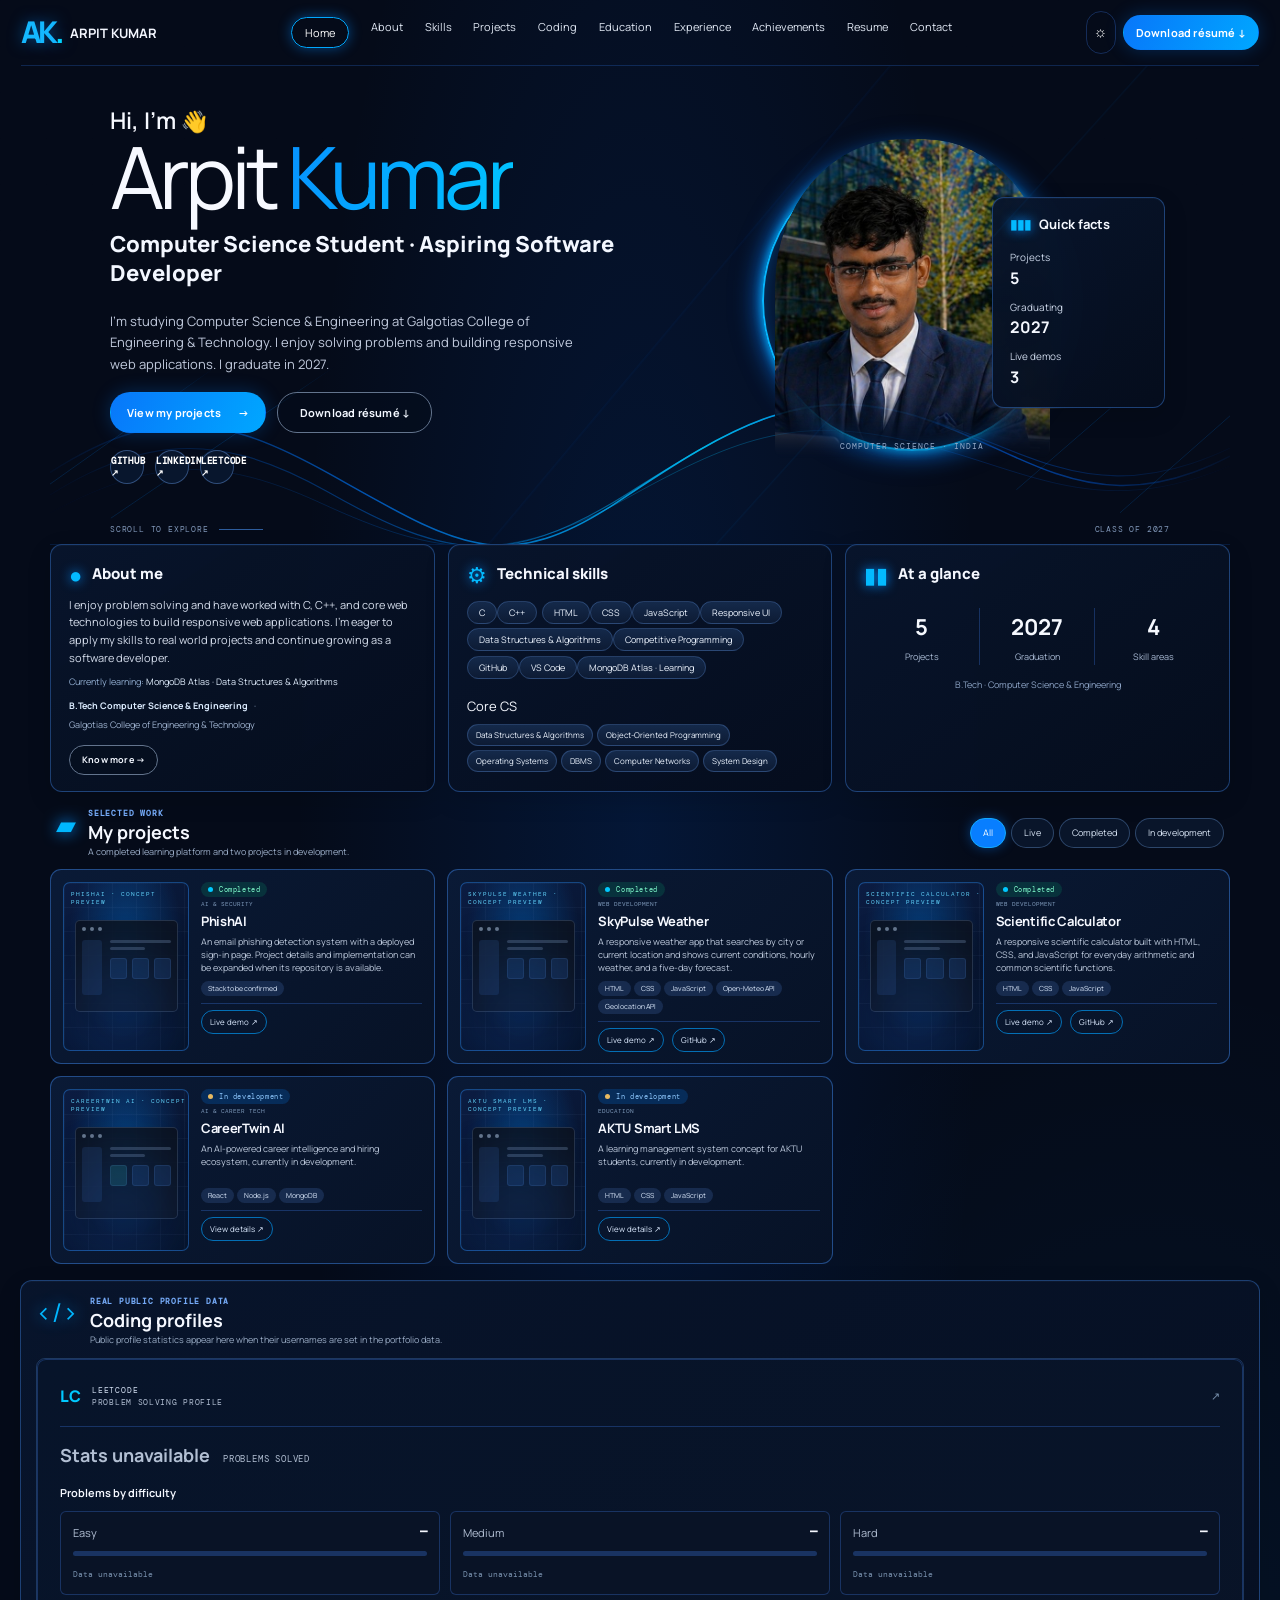
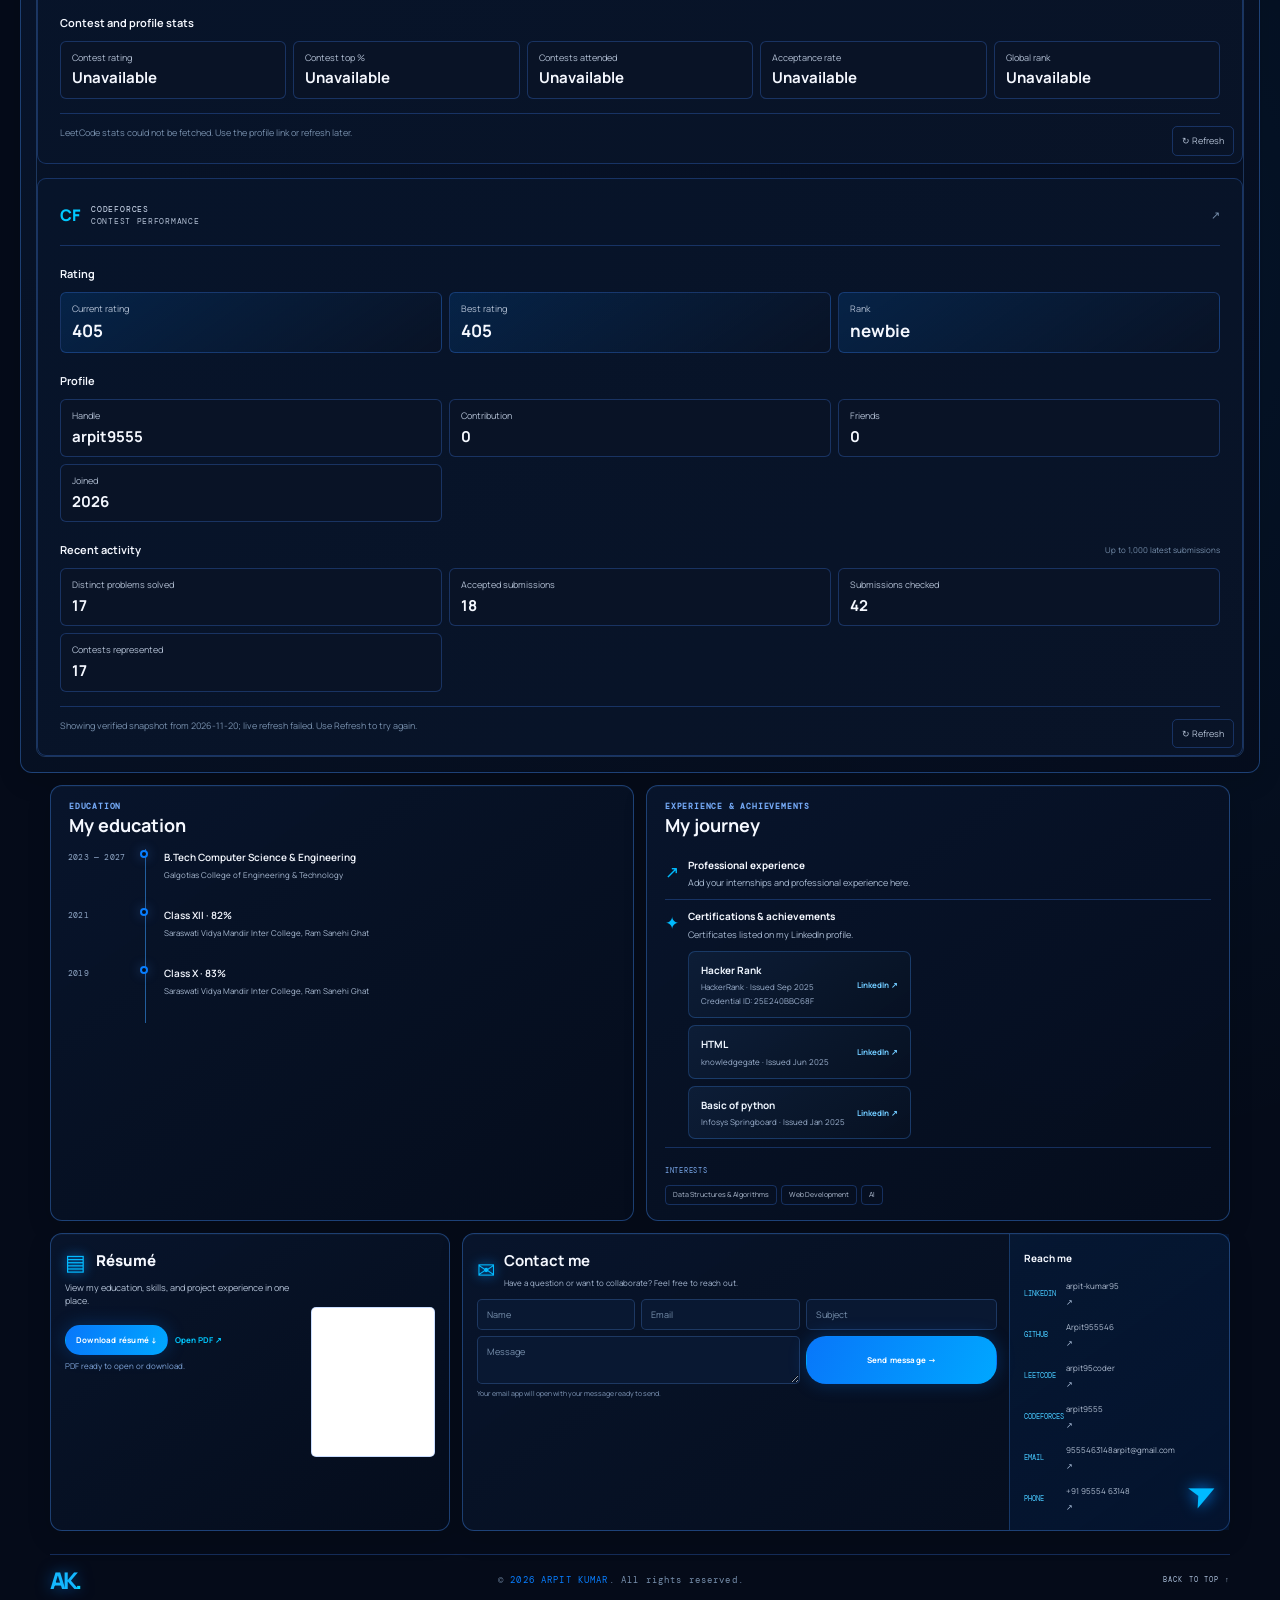
<file: index.html>
<!doctype html>
<html lang="en">
<head>
  <meta charset="utf-8"><meta name="viewport" content="width=device-width, initial-scale=1"><meta name="theme-color" content="#050b19">
  <meta name="description" content="Arpit Kumar — B.Tech Computer Science & Engineering student graduating in 2027. Projects, skills, and coding profiles.">
  <meta property="og:title" content="Arpit Kumar · Computer Science Student"><meta property="og:description" content="Projects, skills, coding profiles, and contact information."><meta property="og:type" content="website">
  <title>Arpit Kumar · Portfolio</title>
  <link rel="preconnect" href="https://fonts.googleapis.com"><link rel="preconnect" href="https://fonts.gstatic.com" crossorigin>
  <link href="https://fonts.googleapis.com/css2?family=DM+Mono:wght@400;500&family=Manrope:wght@400;500;600;700;800&display=swap" rel="stylesheet">
  <link rel="stylesheet" href="css/style.css"><link rel="stylesheet" href="css/dashboard.css">
  <script type="application/ld+json" id="structured-data">{"@context":"https://schema.org","@type":"Person","name":"Arpit Kumar","jobTitle":"Computer Science Student"}</script>
  <script type="module" src="js/main.js"></script>
</head>
<body>
  <a class="skip-link" href="#main">Skip to content</a>
  <header class="site-header dashboard-header" id="top">
    <a class="brand" href="#home" aria-label="Arpit Kumar home"><span class="brand-mark">AK<span>.</span></span><span class="brand-name">ARPIT KUMAR</span></a>
    <button class="menu-toggle" aria-label="Open navigation" aria-expanded="false" aria-controls="primary-nav"><span></span><span></span></button>
    <nav id="primary-nav" class="primary-nav" aria-label="Primary navigation"><a href="#home">Home</a><a href="#about">About</a><a href="#skills">Skills</a><a href="#projects">Projects</a><a href="#coding">Coding</a><a href="#education">Education</a><a href="#experience">Experience</a><a href="#experience">Achievements</a><a href="#resume">Resume</a><a href="#contact">Contact</a></nav>
    <div class="header-actions"><button class="theme-toggle" aria-label="Switch to light theme" title="Toggle theme"><span class="theme-icon">☼</span></button><a class="button button-small button-primary header-resume" href="assets/resume.pdf" download data-resume-link>Download résumé ↓</a></div>
  </header>
  <main id="main">
    <section class="dashboard-hero section-shell" id="home" aria-labelledby="hero-title">
      <div class="hero-copy reveal"><p class="hero-greeting">Hi, I’m <span class="wave">👋</span></p><h1 id="hero-title"><span data-first-name>Arpit</span> <span class="name-accent" data-last-name>Kumar</span></h1><p class="hero-role" data-profile-title>Computer Science Student · Aspiring Software Developer</p><p class="hero-summary" data-hero-summary></p><div class="hero-actions"><a class="button button-primary" href="#projects">View my projects <span>→</span></a><a class="button button-outline" href="assets/resume.pdf" download data-resume-link>Download résumé ↓</a></div><div class="hero-socials" data-social-links aria-label="Social links"></div></div>
      <div class="hero-visual reveal"><div class="portrait-halo" aria-hidden="true"></div><div class="portrait-frame"><img src="assets/arpit-profile.jpg" alt="Arpit Kumar" width="600" height="750" fetchpriority="high"></div><div class="portrait-ring" aria-hidden="true"></div><div class="quick-stats panel"><h2><span class="stat-bars" aria-hidden="true">▮▮▮</span> Quick facts</h2><div><span>Projects</span><strong id="quick-project-count">3</strong></div><div><span>Graduating</span><strong id="quick-grad-year">2027</strong></div><div><span>Live demos</span><strong id="quick-live-count">1</strong></div></div><span class="hero-location">COMPUTER SCIENCE · INDIA</span></div>
      <div class="hero-bottom"><span>SCROLL TO EXPLORE</span><span class="scroll-line"></span><span>CLASS OF 2027</span></div>
    </section>

    <section class="dashboard-overview section-shell" aria-label="Portfolio overview">
      <article class="overview-card panel about-card reveal" id="about"><div class="overview-heading"><span class="overview-icon">●</span><h2>About me</h2></div><p class="about-card-copy" data-about-summary></p><p class="about-card-learning">Currently learning: <span data-current-learning></span></p><p class="about-card-meta"><b data-degree></b><span>·</span><span data-college></span></p><a class="button button-outline button-compact" href="#education">Know more →</a></article>
      <article class="overview-card panel skills-card reveal" id="skills"><div class="overview-heading"><span class="overview-icon">⚙</span><h2>Technical skills</h2></div><div class="skills-grid" id="skills-grid"></div><div class="foundation-row"><span class="foundation-title">Core CS</span><div class="foundation-tags" id="foundation-tags"></div></div></article>
      <article class="overview-card panel snapshot-card reveal"><div class="overview-heading"><span class="overview-icon">▮▮</span><h2>At a glance</h2></div><div class="snapshot-stats"><div><strong id="snapshot-projects">3</strong><span>Projects</span></div><div><strong id="snapshot-grad">2027</strong><span>Graduation</span></div><div><strong id="snapshot-skill-groups">4</strong><span>Skill areas</span></div></div><p class="snapshot-note">B.Tech · Computer Science &amp; Engineering</p></article>
    </section>

    <section class="section-shell dashboard-section" id="projects">
      <div class="dashboard-section-heading reveal"><div><div class="section-title-icon">▰</div><div><p class="section-kicker">SELECTED WORK</p><h2>My projects</h2><p class="section-intro">A completed learning platform and two projects in development.</p></div></div><div class="project-filters" id="project-filters" role="group" aria-label="Filter projects"></div></div>
      <div class="projects-grid" id="projects-grid"></div>
    </section>

    <section class="section-shell dashboard-section" id="coding">
      <div class="coding-panel panel reveal"><div class="coding-panel-heading"><div><div class="section-title-icon code-icon">&lt;/&gt;</div><div><p class="section-kicker">REAL PUBLIC PROFILE DATA</p><h2>Coding profiles</h2><p class="section-intro">Public profile statistics appear here when their usernames are set in the portfolio data.</p></div></div></div>
        <div class="coding-grid leetcode-grid" id="coding-grid"></div>
      </div>
    </section>

    <section class="section-shell dashboard-section details-grid" aria-label="Education and career details">
      <article class="detail-panel panel reveal" id="education"><p class="section-kicker">EDUCATION</p><h2>My education</h2><div class="timeline"><article class="timeline-item"><div class="timeline-date"><span data-college-start>2023</span> — <span data-graduation></span></div><div class="timeline-marker"></div><div class="timeline-content"><h3 data-degree-heading>B.Tech Computer Science &amp; Engineering</h3><p data-college></p></div></article><article class="timeline-item"><div class="timeline-date"><span data-class-xii-year>2021</span></div><div class="timeline-marker"></div><div class="timeline-content"><h3>Class XII · <span data-class-xii>82%</span></h3><p data-school></p></div></article><article class="timeline-item"><div class="timeline-date"><span data-class-x-year>2019</span></div><div class="timeline-marker"></div><div class="timeline-content"><h3>Class X · <span data-class-x>83%</span></h3><p data-school></p></div></article></div></article>
      <article class="detail-panel panel reveal" id="experience"><p class="section-kicker">EXPERIENCE &amp; ACHIEVEMENTS</p><h2>My journey</h2><div class="journey-item"><span class="journey-symbol">↗</span><div><h3 data-experience-title>Professional experience</h3><p data-experience-summary></p></div></div><div class="journey-item"><span class="journey-symbol">✦</span><div><h3 data-achievements-title>Certifications &amp; achievements</h3><p data-achievements-summary></p><ul class="certificate-list" data-certifications aria-label="LinkedIn certifications"></ul></div></div><div class="interest-list"><span>INTERESTS</span><div class="interest-chips" data-interests></div></div></article>
    </section>

    <section class="section-shell dashboard-section final-row" id="contact">
      <article class="resume-card panel reveal" id="resume"><div><div class="overview-heading"><span class="overview-icon">▤</span><h2>Résumé</h2></div><p>View my education, skills, and project experience in one place.</p><div class="resume-actions"><a class="button button-primary" href="assets/resume.pdf" download data-resume-link>Download résumé ↓</a><a class="text-link" href="assets/resume.pdf" target="_blank" rel="noopener" data-resume-link>Open PDF ↗</a></div><p class="resume-note" data-resume-note></p></div><div class="resume-preview"><iframe class="resume-embed" src="assets/resume.pdf#toolbar=0&amp;navpanes=0" title="Arpit Kumar résumé PDF preview" loading="lazy"></iframe></div></article>
      <div class="contact-card panel reveal"><form class="contact-form" id="contact-form"><div class="contact-form-heading"><span class="overview-icon">✉</span><div><h2>Contact me</h2><p>Have a question or want to collaborate? Feel free to reach out.</p></div></div><div class="form-grid"><label class="sr-only" for="name">Name</label><input id="name" name="name" autocomplete="name" required placeholder="Name"><label class="sr-only" for="email">Email</label><input id="email" name="email" type="email" autocomplete="email" required placeholder="Email"><label class="sr-only" for="subject">Subject</label><input id="subject" name="subject" placeholder="Subject"><label class="sr-only" for="message">Message</label><textarea id="message" name="message" rows="2" required placeholder="Message"></textarea><button class="button button-primary" type="submit">Send message →</button></div><p class="form-note" id="form-note" aria-live="polite">Your email app will open with your message ready to send.</p></form><aside class="contact-info"><h3>Reach me</h3><div class="contact-links" data-contact-links></div><span class="contact-send-mark" aria-hidden="true">➤</span></aside></div>
    </section>
  </main>
  <footer class="site-footer dashboard-footer"><a class="brand" href="#home"><span class="brand-mark">AK<span>.</span></span><span class="brand-name">ARPIT KUMAR</span></a><p>© <span id="current-year"></span> <span data-footer-name>ARPIT KUMAR</span>. All rights reserved.</p><a class="back-top" href="#top">BACK TO TOP ↑</a></footer>
  <button class="scroll-top" aria-label="Scroll to top">↑</button>
  <dialog class="project-dialog" id="project-dialog" aria-labelledby="dialog-title"><button class="dialog-close" aria-label="Close project details">×</button><div id="dialog-content"></div></dialog>
</body>
</html>
</file>
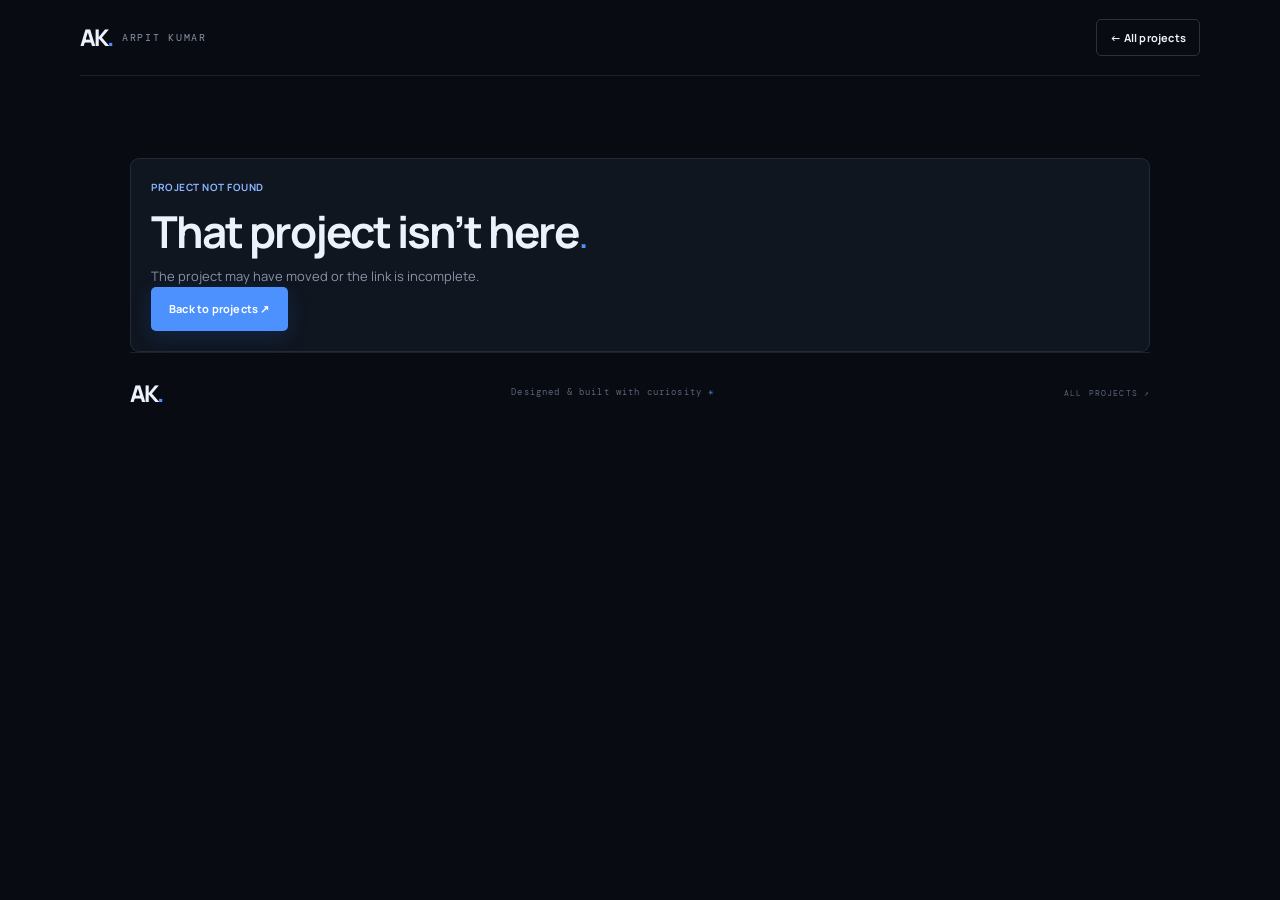
<file: project.html>
<!doctype html>
<html lang="en">
<head>
  <meta charset="utf-8"><meta name="viewport" content="width=device-width, initial-scale=1"><meta name="theme-color" content="#080b12">
  <meta name="description" content="Project details from Arpit Kumar's software engineering portfolio."><title>Project · Arpit Kumar</title>
  <link rel="preconnect" href="https://fonts.googleapis.com"><link rel="preconnect" href="https://fonts.gstatic.com" crossorigin><link href="https://fonts.googleapis.com/css2?family=DM+Mono:wght@400;500&family=Manrope:wght@400;500;600;700;800&display=swap" rel="stylesheet"><link rel="stylesheet" href="css/style.css">
  <script type="module" src="js/project-page.js"></script>
</head>
<body><header class="site-header"><a class="brand" href="index.html"><span class="brand-mark">AK<span>.</span></span><span class="brand-name">ARPIT KUMAR</span></a><a class="button button-small button-outline" href="index.html#projects">← All projects</a></header>
<main class="section-shell section-block" id="project-detail" aria-live="polite"><p class="data-state">Loading project…</p></main>
<footer class="site-footer"><a class="brand" href="index.html"><span class="brand-mark">AK<span>.</span></span></a><p>Designed &amp; built with curiosity <span>✳</span></p><a class="back-top" href="index.html#projects">ALL PROJECTS ↗</a></footer></body></html>
</file>
<file: css/style.css>
/* Arpit Kumar portfolio — responsive design system */
:root{color-scheme:dark;--bg:#080b12;--bg-soft:#0d111a;--panel:#101620;--panel-2:#121a26;--line:rgba(157,178,211,.13);--line-strong:rgba(157,178,211,.23);--text:#ecf2fc;--muted:#8994a7;--faint:#596477;--blue:#4d91ff;--cyan:#61ddff;--blue-soft:rgba(77,145,255,.13);--font:'Manrope',sans-serif;--mono:'DM Mono',monospace;--max:1180px;--header:76px;--ease:cubic-bezier(.2,.7,.2,1)}
[data-theme=light]{color-scheme:light;--bg:#f4f7fc;--bg-soft:#edf2f9;--panel:#fff;--panel-2:#f8faff;--line:rgba(49,68,99,.13);--line-strong:rgba(49,68,99,.22);--text:#111a2a;--muted:#5d6a7d;--faint:#8290a4;--blue:#176ce5;--cyan:#028db8;--blue-soft:rgba(23,108,229,.1)}
*{box-sizing:border-box}html{scroll-behavior:smooth;scroll-padding-top:calc(var(--header) + 18px)}body{margin:0;background:var(--bg);color:var(--text);font-family:var(--font);font-size:14px;line-height:1.75;overflow-x:hidden;transition:background .3s,color .3s}body:after{content:"";position:fixed;inset:0;z-index:-2;pointer-events:none;background-image:linear-gradient(rgba(127,155,198,.025) 1px,transparent 1px),linear-gradient(90deg,rgba(127,155,198,.025) 1px,transparent 1px);background-size:66px 66px;mask-image:linear-gradient(to bottom,black,transparent 75%)}a{color:inherit;text-decoration:none}button,input,textarea{font:inherit}.skip-link{position:absolute;left:12px;top:-50px;background:var(--blue);color:white;padding:8px 14px;border-radius:6px;z-index:100}.skip-link:focus{top:8px}.ambient{position:absolute;z-index:-1;pointer-events:none;width:510px;height:510px;border-radius:50%;filter:blur(110px);opacity:.13}.ambient-one{top:120px;right:-180px;background:#176dff}.ambient-two{top:1100px;left:-290px;background:#1558a7;opacity:.08}.site-header{height:var(--header);max-width:1320px;width:calc(100% - 64px);margin:auto;display:flex;align-items:center;justify-content:space-between;border-bottom:1px solid var(--line);position:relative;z-index:15}.brand{display:flex;align-items:center;gap:10px}.brand-mark{font-size:23px;font-weight:800;letter-spacing:-2px}.brand-mark span{color:var(--blue)}.brand-name{font-family:var(--mono);font-size:10px;letter-spacing:1.7px;color:var(--muted)}.primary-nav{display:flex;gap:30px}.primary-nav a{font-size:11px;color:var(--muted);transition:color .2s;position:relative}.primary-nav a:hover,.primary-nav a.active{color:var(--text)}.primary-nav a.active:after{content:"";position:absolute;height:2px;background:var(--blue);bottom:-10px;left:0;right:0;border-radius:3px}.header-actions{display:flex;align-items:center;gap:14px}.theme-toggle{border:0;background:none;color:var(--muted);cursor:pointer;font-size:18px;padding:7px}.button{border:1px solid transparent;border-radius:5px;display:inline-flex;align-items:center;justify-content:center;gap:17px;padding:11px 17px;font-size:11px;font-weight:700;letter-spacing:.2px;transition:transform .25s var(--ease),background .25s,border .25s,color .25s;cursor:pointer}.button:hover{transform:translateY(-2px)}.button-small{padding:8px 13px}.button-primary{background:var(--blue);color:white;box-shadow:0 5px 20px rgba(36,117,255,.16)}.button-primary:hover{background:#367ff4}.button-outline{border-color:var(--line-strong);color:var(--text)}.button-outline:hover{border-color:var(--blue)}.button-quiet{color:var(--muted)}.button-quiet:hover{color:var(--text)}.menu-toggle{display:none;background:none;border:0;color:var(--text)}.section-shell{max-width:var(--max);width:calc(100% - 64px);margin-left:auto;margin-right:auto}.hero{min-height:650px;height:calc(100vh - var(--header));max-height:810px;position:relative;display:grid;grid-template-columns:1fr .94fr;align-items:center;padding-bottom:55px}.hero-copy{padding-bottom:30px;z-index:2}.eyebrow,.section-kicker,.art-caption,.art-index,.hero-bottom,.fact-label,.tag,.timeline-date,.repo-count,.form-required,.paper-label,.site-footer>p:last-of-type,.back-top{font-family:var(--mono);font-size:9px;letter-spacing:1.15px}.eyebrow{color:var(--muted);display:flex;align-items:center;gap:9px}.status-dot,.caption-dot{height:6px;width:6px;border-radius:50%;background:#48d9a0;box-shadow:0 0 12px #48d9a0}.eyebrow-line{height:1px;width:28px;background:var(--line-strong);margin-left:5px}.hero-greeting{font-size:17px;margin:33px 0 -10px;color:var(--muted)}h1{font-size:clamp(60px,7.8vw,102px);line-height:1.05;letter-spacing:-7px;margin:0;font-weight:700}h1 span{font-weight:400;color:var(--text)}h1 i{font-style:normal;color:var(--blue)}.hero-role{font-size:22px;margin-top:16px;letter-spacing:-.5px}.role-prefix{color:var(--muted);margin-right:7px}.typewrite{color:var(--cyan)}.cursor{display:inline-block;height:22px;width:2px;background:var(--blue);vertical-align:-4px;margin-left:3px;animation:blink 1s steps(2) infinite}@keyframes blink{50%{opacity:0}}.hero-summary{max-width:440px;color:var(--muted);font-size:13px;line-height:1.9;margin:22px 0 24px}.hero-actions{display:flex;align-items:center;gap:10px}.hero-socials{display:flex;align-items:center;gap:21px;margin-top:39px}.hero-socials a,.hero-socials span{font-family:var(--mono);font-size:9px;color:var(--muted);letter-spacing:.7px;transition:color .2s}.hero-socials a:hover{color:var(--cyan)}.hero-art{height:480px;position:relative;display:flex;justify-content:center;align-items:center;isolation:isolate}.hero-card-glow{position:absolute;width:280px;height:280px;border-radius:50%;background:radial-gradient(circle,rgba(24,98,226,.28),rgba(25,77,151,.09) 48%,transparent 72%);filter:blur(10px)}.hero-monogram{width:248px;height:305px;border:1px solid rgba(115,165,241,.23);border-radius:126px 126px 12px 12px;display:flex;align-items:center;justify-content:center;position:relative;z-index:1;background:linear-gradient(145deg,rgba(22,39,66,.73),rgba(10,15,24,.88));box-shadow:0 0 70px rgba(41,116,226,.13),inset 0 0 45px rgba(59,116,207,.09);font-size:106px;font-weight:700;letter-spacing:-13px;color:#e8f2ff;text-shadow:0 0 35px rgba(79,150,255,.35);animation:float 5s ease-in-out infinite}.hero-monogram span{color:var(--blue)}@keyframes float{50%{transform:translateY(-9px)}}.orbit{position:absolute;border:1px solid rgba(105,154,222,.12);border-radius:50%;z-index:-1}.orbit-a{width:390px;height:390px}.orbit-b{width:480px;height:240px;transform:rotate(-37deg)}.orbit-c{width:440px;height:200px;transform:rotate(42deg)}.orbit:before,.orbit:after{content:"";position:absolute;width:5px;height:5px;border-radius:50%;background:var(--blue);box-shadow:0 0 11px var(--blue)}.orbit-a:before{right:71px;top:54px}.orbit-b:after{left:66px;bottom:52px}.floating-chip{position:absolute;z-index:2;padding:10px 12px;display:flex;align-items:center;gap:10px;background:color-mix(in srgb,var(--panel) 85%,transparent);border:1px solid var(--line-strong);border-radius:7px;box-shadow:0 10px 35px rgba(0,0,0,.18);backdrop-filter:blur(16px)}.chip-code{top:103px;left:3%}.chip-ai{right:-1%;bottom:107px}.floating-chip b,.floating-chip small{display:block}.floating-chip b{font:9px var(--mono);letter-spacing:.5px}.floating-chip small{font:7px var(--mono);color:var(--muted);letter-spacing:.7px}.chip-icon,.ai-spark{font-size:18px;color:var(--cyan)}.art-caption{position:absolute;bottom:36px;display:flex;align-items:center;gap:8px;color:var(--muted)}.caption-dot{width:5px;height:5px}.art-index{position:absolute;right:0;top:45%;color:var(--muted)}.art-index span{color:var(--blue);padding:0 5px}.hero-bottom{position:absolute;bottom:15px;left:0;right:0;display:flex;align-items:center;gap:12px;color:var(--faint)}.scroll-line{width:50px;height:1px;background:var(--line-strong)}.hero-location{margin-left:auto}.hero-location span{color:var(--blue)}.section-block{padding-top:112px}.section-heading{margin-bottom:39px}.section-kicker{display:block;color:var(--blue);margin:0 0 11px}.section-heading h2,.contact-intro h2{font-size:clamp(31px,4.2vw,48px);line-height:1.2;letter-spacing:-2px;margin:0;font-weight:600}.section-heading h2 span,.contact-intro h2 span{color:var(--blue)}.section-intro{color:var(--muted);font-size:12px;margin:11px 0 0;max-width:570px}.about-grid{display:grid;grid-template-columns:1.05fr .95fr;gap:90px;align-items:center}.about-main{max-width:570px;color:var(--muted);font-size:12px}.about-main .lead{font-size:19px;line-height:1.7;color:var(--text);letter-spacing:-.3px}.about-main strong{color:var(--cyan)}.text-link{display:inline-flex;gap:13px;align-items:center;color:var(--cyan);font-size:10px;font-weight:700;margin-top:16px}.text-link span{font-size:14px}.about-facts{display:grid;grid-template-columns:1fr 1fr;gap:10px}.fact-card{min-height:106px;padding:18px;background:linear-gradient(140deg,var(--panel),var(--bg-soft));border:1px solid var(--line);border-radius:7px}.fact-number{display:block;font-size:31px;line-height:1.2;font-weight:700;letter-spacing:-1.3px}.fact-label{display:block;color:var(--muted);font-size:8px;margin-top:8px}.fact-wide{grid-column:1/-1;min-height:auto}.fact-value{font-size:11px}.fact-value i{color:var(--blue);font-style:normal;padding:0 4px}.timeline{position:relative;border-left:1px solid var(--line-strong);margin:0 0 0 172px;padding:5px 0 5px 31px}.timeline-item{position:relative;display:grid;grid-template-columns:1fr;max-width:690px;min-height:112px}.timeline-date{position:absolute;left:-204px;top:0;color:var(--muted)}.timeline-marker{position:absolute;left:-37px;top:1px;width:11px;height:11px;border-radius:50%;background:var(--bg);border:2px solid var(--blue);box-shadow:0 0 12px rgba(77,145,255,.38)}.timeline-content h3{font-size:15px;margin:0;font-weight:600}.timeline-content p{font-size:11px;color:var(--muted);margin:6px 0}.timeline-top{display:flex;gap:12px;align-items:center}.tag{display:inline-flex;align-items:center;font-size:8px;padding:3px 7px;border-radius:3px;white-space:nowrap}.tag-blue{color:var(--cyan);background:var(--blue-soft);border:1px solid rgba(77,145,255,.22)}.tag-muted{color:var(--muted);background:var(--bg-soft);border:1px solid var(--line)}.editable-note{font-size:10px;color:var(--faint)}.skills-grid{display:grid;grid-template-columns:repeat(4,1fr);gap:10px}.skill-card,.panel{background:linear-gradient(145deg,var(--panel),color-mix(in srgb,var(--bg-soft) 75%,var(--panel)));border:1px solid var(--line);border-radius:7px}.skill-card{padding:20px;min-height:169px;transition:border .2s,transform .2s}.skill-card:hover,.panel:hover{border-color:var(--line-strong);transform:translateY(-2px)}.skill-icon{font-size:19px;color:var(--cyan);margin-bottom:8px}.skill-card h3{font-size:12px;margin:0 0 11px}.skill-tags,.foundation-tags{display:flex;gap:6px;flex-wrap:wrap}.skill-tags span,.foundation-tags span,.interest-chips span{border:1px solid var(--line);border-radius:4px;padding:4px 7px;color:var(--muted);font-size:9px}.foundation-row{margin-top:12px;padding:18px 20px;background:var(--bg-soft);border:1px solid var(--line);border-radius:7px;display:flex;align-items:center;justify-content:space-between;gap:25px}.foundation-title{display:flex;gap:12px;align-items:center;min-width:250px}.foundation-icon{font-size:22px;color:var(--blue)}.foundation-title h3{font-size:11px;margin:0}.foundation-title p{font-size:9px;color:var(--muted);margin:2px 0 0}.foundation-tags{justify-content:flex-end}.foundation-tags span{background:var(--panel)}.section-heading-row{display:flex;align-items:end;justify-content:space-between}.section-heading-row>.text-link{margin-bottom:5px}.projects-section{padding-bottom:20px}.project-filters{display:flex;gap:7px;margin-bottom:19px;flex-wrap:wrap}.filter-button{border:1px solid var(--line);background:transparent;color:var(--muted);font-size:9px;padding:7px 12px;border-radius:4px;cursor:pointer;transition:.2s}.filter-button:hover,.filter-button.active{background:var(--blue-soft);border-color:rgba(77,145,255,.35);color:var(--cyan)}.projects-grid{display:grid;grid-template-columns:repeat(3,1fr);gap:12px}.project-card{overflow:hidden;min-width:0;background:var(--panel);border:1px solid var(--line);border-radius:7px;transition:transform .25s var(--ease),border .25s,box-shadow .25s;cursor:pointer}.project-card:hover{transform:translateY(-4px);border-color:rgba(77,145,255,.36);box-shadow:0 16px 35px rgba(0,0,0,.14)}.project-visual{height:175px;position:relative;overflow:hidden;background:radial-gradient(ellipse at 55% 25%,rgba(28,96,186,.18),transparent 60%),linear-gradient(140deg,#101a29,#0b111a)}.project-visual:before{content:"";position:absolute;inset:0;background-image:linear-gradient(rgba(134,168,218,.05) 1px,transparent 1px),linear-gradient(90deg,rgba(134,168,218,.05) 1px,transparent 1px);background-size:24px 24px}.visual-label{position:absolute;top:13px;left:14px;font:8px var(--mono);color:var(--cyan);letter-spacing:1px}.visual-window{position:absolute;width:70%;height:112px;left:15%;top:45px;border:1px solid rgba(142,175,222,.2);background:rgba(12,19,30,.84);border-radius:5px;box-shadow:0 15px 25px rgba(0,0,0,.26);padding:10px}.window-dots{display:flex;gap:4px;margin-bottom:9px}.window-dots i{width:4px;height:4px;background:#64748b;border-radius:50%}.visual-main{display:flex;gap:8px}.visual-sidebar{width:22%;height:72px;border-radius:3px;background:rgba(71,131,221,.14)}.visual-content{flex:1}.visual-line{height:4px;border-radius:4px;background:rgba(143,170,209,.25);margin:0 0 6px}.visual-line.short{width:58%}.visual-blocks{display:flex;gap:5px;margin-top:8px}.visual-blocks i{display:block;height:31px;flex:1;border-radius:3px;background:rgba(50,119,220,.17);border:1px solid rgba(112,161,233,.12)}.project-visual.kind-career .visual-blocks i:first-child{background:rgba(49,205,200,.17)}.project-visual.kind-lms .visual-blocks i{height:26px}.visual-glow{position:absolute;width:115px;height:115px;border-radius:50%;background:rgba(33,115,245,.14);filter:blur(25px);right:7%;bottom:-25px}.project-body{padding:16px}.project-meta{display:flex;align-items:center;justify-content:space-between;margin-bottom:8px}.project-status{display:flex;align-items:center;gap:6px;color:var(--muted);font:8px var(--mono);letter-spacing:.6px}.project-status:before{content:"";width:5px;height:5px;border-radius:50%;background:var(--cyan)}.project-status.status-development:before{background:#e6b961}.project-status.status-live:before{background:#48d9a0}.project-category{font:8px var(--mono);color:var(--faint)}.project-body h3{font-size:15px;margin:0;letter-spacing:-.3px}.project-body h3 span{color:var(--blue)}.project-body p{font-size:10px;line-height:1.8;color:var(--muted);min-height:54px;margin:9px 0 12px}.project-tech{display:flex;gap:5px;flex-wrap:wrap}.project-tech span{font:8px var(--mono);color:#a8b5c9;padding:4px 6px;border:1px solid var(--line);border-radius:3px}.project-links{display:flex;align-items:center;justify-content:space-between;margin-top:15px;padding-top:11px;border-top:1px solid var(--line)}.project-links a,.project-details-link{font-size:9px;color:var(--muted);display:flex;align-items:center;gap:5px;cursor:pointer}.project-links a:hover,.project-details-link:hover{color:var(--cyan)}.project-details-link{margin-left:auto;color:var(--cyan)}.coding-grid{display:grid;grid-template-columns:repeat(4,1fr);gap:10px}.coding-card{padding:16px;background:var(--panel);border:1px solid var(--line);border-radius:7px;min-height:142px;position:relative;overflow:hidden}.coding-head{display:flex;align-items:center;justify-content:space-between}.coding-logo{font-size:16px;font-weight:800;color:var(--cyan)}.coding-provider{font:9px var(--mono);letter-spacing:.8px;color:var(--muted)}.coding-metric{margin-top:20px;font-size:24px;font-weight:700;letter-spacing:-1px}.coding-metric.empty{font-size:10px;font-weight:400;letter-spacing:0;color:var(--muted);line-height:1.6}.coding-label{font:8px var(--mono);letter-spacing:.7px;color:var(--faint)}.coding-link{position:absolute;top:16px;right:13px;color:var(--faint);font-size:11px}.coding-refresh{position:absolute;bottom:12px;right:13px;border:0;background:none;color:var(--faint);font-size:10px;cursor:pointer}.coding-refresh:hover{color:var(--cyan)}.data-loading{display:inline-flex;align-items:center;gap:7px}.spinner{width:11px;height:11px;border:1px solid var(--line-strong);border-top-color:var(--cyan);border-radius:50%;animation:spin .7s linear infinite}@keyframes spin{to{transform:rotate(360deg)}}.panel{padding:20px}.github-activity{margin-top:12px}.activity-head{display:flex;align-items:center;justify-content:space-between}.activity-head h3,.repo-heading h3{font-size:14px;margin:0}.activity-head .text-link{margin:0}.contribution-wrap{min-height:114px;display:flex;align-items:center;overflow:auto}.data-state{font-size:10px;color:var(--muted)}.data-state code,.resume-info code{font:9px var(--mono);color:var(--cyan)}.contribution-graph{display:grid;grid-auto-flow:column;grid-template-rows:repeat(7,9px);gap:3px;min-width:max-content}.contribution-graph i{width:9px;height:9px;border-radius:2px;background:var(--line)}.contribution-graph i[data-level="1"]{background:#174b45}.contribution-graph i[data-level="2"]{background:#147e6d}.contribution-graph i[data-level="3"]{background:#20b696}.contribution-graph i[data-level="4"]{background:#55e2ba}.repo-heading{display:flex;align-items:end;justify-content:space-between;margin:32px 0 12px}.repo-heading .section-kicker{margin-bottom:3px}.repo-count{color:var(--faint)}.repo-grid{display:grid;grid-template-columns:repeat(3,1fr);gap:9px}.repo-card{padding:13px;background:var(--panel);border:1px solid var(--line);border-radius:6px;min-height:112px;transition:border .2s}.repo-card:hover{border-color:var(--line-strong)}.repo-card h4{font:11px var(--mono);color:var(--cyan);margin:0 0 7px}.repo-card p{font-size:9px;color:var(--muted);margin:0;line-height:1.6;min-height:30px}.repo-meta{display:flex;gap:13px;margin-top:9px;color:var(--faint);font:8px var(--mono)}.journey-grid{display:grid;grid-template-columns:1fr 1fr;gap:11px}.journey-panel{min-height:215px;position:relative}.panel-icon{color:var(--cyan);font-size:20px;margin-bottom:10px}.journey-panel h3{font-size:16px;margin:6px 0}.journey-panel p{font-size:10px;color:var(--muted);max-width:330px}.journey-panel .tag{margin-top:7px}.learning-panel{margin-top:11px;display:grid;grid-template-columns:.65fr 1.35fr;gap:25px;align-items:center}.learning-panel h3{font-size:14px;margin:0}.roadmap{display:grid;grid-template-columns:repeat(3,1fr);gap:14px}.roadmap-step{display:grid;grid-template-columns:10px 1fr;column-gap:8px;align-items:center;font-size:10px}.roadmap-step b{font-size:10px}.roadmap-step>span:last-child{grid-column:2;color:var(--muted);font-size:9px;line-height:1.5;margin-top:4px}.roadmap-dot{grid-row:span 2;width:8px;height:8px;border:1px solid var(--faint);border-radius:50%}.roadmap-dot.active{background:var(--blue);border-color:var(--blue);box-shadow:0 0 9px var(--blue)}.interests-row{display:flex;align-items:center;gap:22px;margin-top:23px}.interests-row .section-kicker{margin:0;white-space:nowrap}.interest-chips{display:flex;gap:6px;flex-wrap:wrap}.interest-chips span{font-size:9px}.resume-card{display:grid;grid-template-columns:.9fr 1.1fr;min-height:285px;overflow:hidden;padding:0}.resume-preview{background:radial-gradient(ellipse at center,rgba(40,94,176,.19),transparent 65%),var(--bg-soft);display:flex;align-items:center;justify-content:center;padding:22px}.resume-paper{width:205px;height:242px;background:#f3f6fa;color:#253149;padding:17px 16px;position:relative;box-shadow:0 13px 32px rgba(0,0,0,.25);transform:rotate(-2deg)}.paper-top{display:flex;align-items:center;gap:8px}.paper-avatar{width:24px;height:24px;border-radius:50%;background:#dce8fa;display:grid;place-items:center;font-size:8px;color:#176ce5;font-weight:700}.paper-top b,.paper-top span{display:block}.paper-top b{font-size:9px;letter-spacing:.7px}.paper-top span{font-size:5px;color:#67758d;letter-spacing:.5px}.paper-rule{height:2px;background:#4285ec;margin:10px 0}.paper-label{font-size:5px;color:#3778d9;margin:8px 0 4px}.paper-lines i{height:3px;background:#dbe2eb;border-radius:2px;display:block;margin:3px 0}.paper-lines i.short{width:65%}.paper-accent{position:absolute;right:15px;bottom:14px;width:35px;height:35px;border:1px solid #c2d6f4;border-radius:50%}.paper-watermark{position:absolute;right:15px;bottom:26px;color:rgba(35,105,210,.3);font:6px var(--mono)}.resume-info{padding:33px;align-self:center}.resume-info h3{font-size:19px;margin:14px 0 7px}.resume-info>p{font-size:10px;color:var(--muted);max-width:380px}.resume-actions{display:flex;gap:9px;margin-top:17px}.resume-info .editable-note{margin-top:11px}.contact-section{display:grid;grid-template-columns:1fr .9fr;gap:100px;padding-bottom:115px}.contact-intro h2{font-size:clamp(39px,5vw,57px);margin:18px 0}.contact-intro>p:not(.section-kicker){max-width:390px;color:var(--muted);font-size:11px}.contact-links{display:grid;gap:11px;margin-top:25px}.contact-links a,.contact-links span{font-size:10px;color:var(--muted);display:flex;align-items:center;gap:10px}.contact-links b{font:9px var(--mono);color:var(--cyan);min-width:70px}.contact-form{padding:23px;display:flex;flex-direction:column}.form-heading{display:flex;justify-content:space-between;margin-bottom:14px}.form-required{color:var(--faint);font-size:7px}.contact-form label{font-size:9px;color:var(--muted);margin:9px 0 4px}.contact-form label span{color:var(--cyan)}.contact-form input,.contact-form textarea{width:100%;background:var(--bg-soft);color:var(--text);border:1px solid var(--line);border-radius:4px;padding:9px 10px;font-size:10px;outline:none;resize:vertical;transition:border .2s}.contact-form input:focus,.contact-form textarea:focus{border-color:var(--blue)}.contact-form input::placeholder,.contact-form textarea::placeholder{color:var(--faint)}.form-submit{align-self:flex-start;margin-top:14px}.form-note{font-size:8px;color:var(--faint);margin:8px 0 0}.site-footer{max-width:var(--max);width:calc(100% - 64px);margin:auto;border-top:1px solid var(--line);min-height:82px;display:flex;align-items:center;justify-content:space-between}.site-footer>p{font-size:9px;color:var(--muted)}.site-footer>p span{color:var(--blue)}.site-footer>p:last-of-type,.back-top{color:var(--faint)}.back-top{font-size:8px}.scroll-top{position:fixed;right:22px;bottom:22px;width:37px;height:37px;border-radius:5px;border:1px solid var(--line-strong);background:var(--panel);color:var(--cyan);cursor:pointer;opacity:0;pointer-events:none;transform:translateY(8px);transition:.2s;z-index:12}.scroll-top.visible{opacity:1;pointer-events:auto;transform:translateY(0)}.project-dialog{width:min(680px,calc(100% - 30px));max-height:85vh;overflow:auto;background:var(--panel);color:var(--text);border:1px solid var(--line-strong);border-radius:9px;padding:30px;box-shadow:0 30px 100px #0009}.project-dialog::backdrop{background:rgba(3,6,11,.78);backdrop-filter:blur(6px)}.dialog-close{position:absolute;right:15px;top:10px;border:0;background:none;color:var(--muted);font-size:26px;cursor:pointer}.dialog-project-kicker{font:9px var(--mono);color:var(--cyan);letter-spacing:1px}.project-dialog h2{font-size:25px;margin:7px 0}.project-dialog p{color:var(--muted);font-size:11px}.dialog-features{display:grid;grid-template-columns:1fr 1fr;gap:8px;padding:0;list-style:none}.dialog-features li{font-size:10px;color:var(--muted);padding:8px;border:1px solid var(--line);border-radius:4px}.dialog-features li:before{content:"↗";color:var(--cyan);margin-right:7px}.dialog-links{display:flex;gap:10px;margin-top:18px}.reveal{opacity:0;transform:translateY(14px);transition:opacity .65s var(--ease),transform .65s var(--ease)}.reveal.is-visible{opacity:1;transform:translateY(0)}
@media(max-width:900px){:root{--header:68px}.primary-nav{gap:16px}.primary-nav a{font-size:10px}.brand-name{display:none}.hero{min-height:600px}.hero-art{transform:scale(.85);margin:0 -30px}.about-grid{gap:40px}.skills-grid{grid-template-columns:repeat(2,1fr)}.projects-grid{grid-template-columns:repeat(2,1fr)}.project-card:last-child{grid-column:span 2}.coding-grid{grid-template-columns:repeat(2,1fr)}.contact-section{gap:40px}.foundation-row{align-items:flex-start;flex-direction:column}.foundation-tags{justify-content:flex-start}.learning-panel{grid-template-columns:1fr}.roadmap{gap:10px}}
@media(max-width:650px){.site-header{width:calc(100% - 34px)}.section-shell,.site-footer{width:calc(100% - 38px)}.header-actions{margin-left:auto;margin-right:12px}.header-actions .button{display:none}.menu-toggle{display:flex;flex-direction:column;gap:5px;padding:9px;order:3;z-index:18}.menu-toggle span{height:1px;width:21px;background:var(--text);transition:.2s}.menu-toggle[aria-expanded=true] span:first-child{transform:translateY(3px) rotate(45deg)}.menu-toggle[aria-expanded=true] span:last-child{transform:translateY(-3px) rotate(-45deg)}.primary-nav{display:none;position:absolute;top:calc(var(--header) - 1px);left:-17px;right:-17px;background:var(--panel);border-bottom:1px solid var(--line);padding:16px 22px 20px;flex-direction:column;gap:3px;box-shadow:0 18px 28px #0004}.primary-nav.open{display:flex}.primary-nav a{font-size:12px;padding:8px}.primary-nav a.active:after{display:none}.hero{height:auto;min-height:unset;padding:85px 0 76px;grid-template-columns:1fr}.hero-copy{padding:0}.hero-greeting{font-size:14px;margin-top:26px}h1{font-size:clamp(59px,17vw,88px);letter-spacing:-5px}.hero-role{font-size:17px}.hero-summary{font-size:12px;margin-top:15px}.hero-socials{margin-top:25px}.hero-art{height:345px;transform:scale(.78);margin:-10px -30px -24px}.hero-monogram{width:205px;height:245px;font-size:87px}.orbit-a{width:330px;height:330px}.orbit-b{width:390px;height:190px}.orbit-c{width:370px;height:160px}.chip-code{left:2%;top:70px}.chip-ai{right:1%;bottom:74px}.art-caption{bottom:10px}.art-index{top:44%;right:2%}.hero-bottom{bottom:18px;font-size:7px}.section-block{padding-top:80px}.section-heading{margin-bottom:27px}.section-heading h2{font-size:34px;letter-spacing:-1.5px}.about-grid{grid-template-columns:1fr;gap:23px}.about-main .lead{font-size:17px}.about-facts{gap:7px}.fact-card{padding:13px;min-height:89px}.fact-number{font-size:26px}.timeline{margin-left:89px;padding-left:22px}.timeline-date{left:-110px;font-size:8px}.timeline-marker{left:-28px}.timeline-top{align-items:flex-start;flex-direction:column;gap:2px}.timeline-content h3{font-size:13px}.skills-grid{gap:7px}.skill-card{padding:14px;min-height:153px}.foundation-row{padding:15px}.foundation-title{min-width:unset}.foundation-tags{gap:5px}.section-heading-row{align-items:flex-start}.section-heading-row>.text-link{font-size:9px;margin-top:12px;white-space:nowrap}.projects-grid{grid-template-columns:1fr;gap:10px}.project-card:last-child{grid-column:auto}.project-visual{height:184px}.project-body p{min-height:unset}.coding-grid{gap:7px}.coding-card{padding:13px;min-height:128px}.coding-metric{font-size:20px}.repo-grid{grid-template-columns:1fr}.repo-card{min-height:unset}.journey-grid{grid-template-columns:1fr}.journey-panel{min-height:185px}.learning-panel{padding:17px}.roadmap{grid-template-columns:1fr;gap:13px}.roadmap-step{grid-template-columns:10px 48px 1fr}.roadmap-step b{grid-column:2;grid-row:1}.roadmap-step>span:last-child{grid-column:3;grid-row:1;margin:0}.roadmap-dot{grid-column:1;grid-row:1/span 2}.interests-row{align-items:flex-start;flex-direction:column;gap:9px}.resume-card{grid-template-columns:1fr}.resume-preview{min-height:250px}.resume-paper{transform:rotate(-1deg) scale(.9)}.resume-info{padding:24px}.resume-actions{flex-wrap:wrap}.contact-section{grid-template-columns:1fr;gap:27px;padding-bottom:75px}.contact-intro h2{font-size:43px}.contact-form{padding:17px}.site-footer{min-height:105px;flex-wrap:wrap;gap:5px;padding:14px 0}.site-footer>p{font-size:8px}.site-footer .brand{width:30px}.site-footer>p:nth-of-type(1){order:3;width:100%;margin:0}.back-top{font-size:7px}.project-dialog{padding:26px 20px}.dialog-features{grid-template-columns:1fr}}
@media(prefers-reduced-motion:reduce){*,*:before,*:after{scroll-behavior:auto!important;animation-duration:.01ms!important;animation-iteration-count:1!important;transition-duration:.01ms!important}.reveal{opacity:1;transform:none}}
.resume-embed{width:min(100%,290px);height:275px;border:0;border-radius:3px;background:#fff;box-shadow:0 13px 32px rgba(0,0,0,.25)}

/* Clearer portfolio presentation: stronger hierarchy, fewer decorative elements. */
body:after{display:none}.ambient{display:none}.site-header{max-width:1120px}.section-shell,.site-footer{max-width:1020px}.primary-nav{gap:22px}.primary-nav a{font-size:12px}.section-kicker{font-family:var(--font);font-weight:700;font-size:10px;letter-spacing:.5px;color:#8ab5ff}.eyebrow{font-family:var(--font);font-size:11px;font-weight:700;letter-spacing:.2px;color:var(--cyan)}.hero{min-height:620px;max-height:760px;grid-template-columns:1.12fr .88fr;gap:64px}.hero-copy{padding:0}.hero-greeting{margin-top:28px}.hero-role{font-size:17px;color:var(--muted);letter-spacing:0}.role-divider{color:var(--blue);padding:0 5px}.hero-summary{font-size:14px;max-width:500px;color:#aab5c7}.hero-art{height:auto;min-height:0;margin:0;transform:none;display:block}.profile-card{max-width:365px;margin-left:auto;padding:30px;background:#101827;border:1px solid var(--line-strong);border-radius:12px;box-shadow:0 18px 60px #0003}.profile-avatar{width:72px;height:72px;border-radius:50%;display:grid;place-items:center;background:linear-gradient(145deg,#245ca8,#12335d);border:2px solid rgba(126,174,255,.65);font-size:23px;font-weight:800;letter-spacing:-1px;color:#fff}.profile-card-name{font-size:20px;font-weight:700;margin:16px 0 2px}.profile-card-title{font-size:12px;line-height:1.6;color:var(--muted);margin:0}.profile-divider{height:1px;background:var(--line);margin:20px 0}.profile-fact{display:grid;grid-template-columns:92px 1fr;gap:14px;padding:9px 0}.profile-fact span{font:10px var(--font);font-weight:700;color:var(--faint)}.profile-fact b{font-size:11px;font-weight:600;line-height:1.6}.hero-bottom{font-family:var(--font);font-size:9px;font-weight:600;letter-spacing:.3px}.section-block{padding-top:82px}.section-heading{margin-bottom:28px}.section-heading h2,.contact-intro h2{font-size:clamp(30px,4vw,42px);letter-spacing:-1.2px}.section-intro{font-size:13px}.about-grid{gap:56px}.about-main{font-size:13px}.about-main .lead{font-size:20px}.fact-card,.skill-card,.panel,.coding-card,.project-card,.repo-card{border-radius:9px;background:var(--panel)}.fact-label,.timeline-date,.tag,.repo-count,.form-required{font-family:var(--font);letter-spacing:.2px}.fact-label{font-size:10px}.skill-card{min-height:150px;padding:19px}.skill-card h3{font-size:13px}.skill-tags span,.foundation-tags span,.interest-chips span{font-size:10px}.foundation-row{border-radius:9px}.filter-button{font-size:11px;padding:8px 14px}.project-visual{height:155px}.project-body{padding:18px}.project-body h3{font-size:17px}.project-body p{font-size:12px;min-height:66px}.project-tech span{font-size:9px}.project-links a,.project-details-link{font-size:10px}.coding-card{min-height:150px;padding:18px}.coding-metric.empty{font-size:12px}.coding-label{font-size:9px}.github-activity{padding:24px}.journey-panel{min-height:190px}.journey-panel h3{font-size:18px}.journey-panel p{font-size:12px}.resume-info{padding:34px}.resume-info h3{font-size:21px}.resume-info>p{font-size:12px}.contact-section{gap:65px}.contact-intro>p:not(.section-kicker){font-size:13px}.contact-form{padding:26px}.contact-form label{font-size:11px}.contact-form input,.contact-form textarea{font-size:12px;padding:11px}.form-note{font-size:10px}.site-footer{font-family:var(--font)}
@media(max-width:900px){.hero{gap:28px}.hero-art{transform:none;margin:0}.profile-card{padding:23px}.about-grid{gap:30px}}
@media(max-width:650px){.hero{padding-top:58px;grid-template-columns:1fr;gap:28px}.hero-art{height:auto;transform:none;margin:0}.profile-card{max-width:none}.hero-bottom{bottom:12px}.section-block{padding-top:66px}.section-heading h2{font-size:32px}.section-heading-row>.text-link{font-size:11px}.project-visual{height:170px}.project-body p{min-height:0}.resume-embed{width:100%;height:320px}.resume-preview{padding:14px}.profile-fact{grid-template-columns:84px 1fr}}
.profile-avatar{width:128px;height:160px;overflow:hidden;border-radius:10px}.profile-avatar img{width:100%;height:100%;display:block;object-fit:cover;object-position:center;border-radius:10px}.project-visual-image{display:flex;align-items:center;justify-content:center;background:var(--bg-soft)}.project-screenshot{width:100%;height:100%;object-fit:cover;position:relative;z-index:1}
/* Focused LeetCode profile analysis panel */
.leetcode-grid{display:grid;grid-template-columns:1fr;gap:12px}.leetcode-card,.codeforces-card{position:relative;padding:24px 28px;background:linear-gradient(145deg,var(--panel),color-mix(in srgb,var(--bg-soft) 75%,var(--panel)));border:1px solid var(--line);border-radius:8px}.leetcode-top{display:flex;justify-content:space-between;align-items:center}.leetcode-overview{display:flex;align-items:baseline;gap:13px;margin:22px 0 16px}.leetcode-total{font-size:clamp(34px,5vw,48px);line-height:1;font-weight:700;letter-spacing:-2px;color:var(--cyan)}.leetcode-total.empty{font-size:18px;color:var(--muted);letter-spacing:0}.leetcode-overview>span,.leetcode-foot>span{font:9px var(--mono);letter-spacing:.8px;color:var(--muted)}.leetcode-breakdown{display:grid;grid-template-columns:repeat(3,1fr);gap:15px}.leetcode-row{padding:14px;background:var(--bg-soft);border:1px solid var(--line);border-radius:6px}.leetcode-row>div:first-child{display:flex;justify-content:space-between;align-items:center;font-size:11px}.leetcode-row>div:first-child span{color:var(--muted)}.leetcode-row>div:first-child b{font-family:var(--mono);font-size:12px}.leetcode-track{height:5px;margin:12px 0 8px;background:var(--line);border-radius:10px;overflow:hidden}.leetcode-track i{display:block;width:0;height:100%;background:var(--blue);border-radius:inherit;transition:width .5s ease}.leetcode-row[data-level="medium"] .leetcode-track i{background:#b798ff}.leetcode-row[data-level="hard"] .leetcode-track i{background:#ff8192}.leetcode-row small{font:8px var(--mono);color:var(--faint)}.leetcode-foot{display:flex;align-items:center;gap:25px;padding-top:15px}.leetcode-foot>span{letter-spacing:0}.leetcode-foot>span b{color:var(--text);font-size:11px;margin-left:5px}.leetcode-foot .coding-refresh{margin-left:auto}.leetcode-note{font-size:9px;color:var(--faint);margin:12px 0 0}.leetcode-card .coding-link,.codeforces-card .coding-link{position:static;margin-left:auto}.leetcode-card .coding-head,.codeforces-card .coding-head{display:flex;align-items:center;gap:11px}.cf-stats{display:grid;grid-template-columns:repeat(4,1fr);gap:10px;margin-top:23px}.cf-stats>div{padding:14px;background:var(--bg-soft);border:1px solid var(--line);border-radius:6px}.cf-stats span,.cf-stats strong{display:block}.cf-stats span{font-size:9px;color:var(--muted)}.cf-stats strong{margin-top:4px;font-size:17px;line-height:1.35}.codeforces-card .coding-refresh{background:transparent;border:1px solid var(--line);border-radius:4px;color:var(--muted);font-size:9px;padding:5px 8px;cursor:pointer}@media(max-width:620px){.leetcode-card,.codeforces-card{padding:17px}.leetcode-breakdown{grid-template-columns:1fr;gap:8px}.leetcode-row{padding:11px}.leetcode-foot{gap:12px;flex-wrap:wrap}.leetcode-foot .coding-refresh{margin-left:0}.leetcode-overview{flex-wrap:wrap}.cf-stats{grid-template-columns:repeat(2,1fr)}}

/* Paired coding profile dashboard */
.leetcode-grid{grid-template-columns:repeat(2,minmax(0,1fr));align-items:start;gap:16px}
.leetcode-card,.codeforces-card{min-width:0;padding:22px;background:linear-gradient(145deg,var(--panel),color-mix(in srgb,var(--bg-soft) 75%,var(--panel)));border:1px solid var(--line);border-radius:9px}
.platform-card-head{display:flex;align-items:center;justify-content:space-between;padding-bottom:16px;border-bottom:1px solid var(--line)}
.platform-brand{display:flex;align-items:center;gap:11px}.platform-brand>div{display:grid;gap:2px}.platform-brand small{font:8px var(--mono);letter-spacing:.7px;color:var(--muted)}
.leetcode-card .coding-head,.codeforces-card .coding-head{display:flex;align-items:center;gap:0}.leetcode-card .coding-link,.codeforces-card .coding-link{position:static;margin:0}
.platform-group-title{display:flex;justify-content:space-between;align-items:center;margin:18px 0 9px;font-size:11px;font-weight:650}.platform-group-title small{font-size:8px;color:var(--faint);font-weight:400}
.leetcode-overview{margin:19px 0 15px}.leetcode-breakdown{grid-template-columns:1fr;gap:7px}.leetcode-row{padding:10px 12px}.leetcode-track{margin:8px 0 5px}.leetcode-row small{font-size:8px}
.platform-metrics{display:grid;grid-template-columns:repeat(2,minmax(0,1fr));gap:7px}.platform-metrics>div{min-width:0;padding:10px 11px;background:var(--bg-soft);border:1px solid var(--line);border-radius:6px}.platform-metrics span,.platform-metrics strong{display:block}.platform-metrics span{font-size:9px;line-height:1.4;color:var(--muted)}.platform-metrics strong{margin-top:4px;font-size:15px;line-height:1.3;overflow-wrap:anywhere}.cf-rating-metrics{grid-template-columns:repeat(3,minmax(0,1fr))}.cf-rating-metrics>div{background:linear-gradient(145deg,var(--blue-soft),var(--bg-soft))}.cf-rating-metrics strong{font-size:17px}.platform-card-foot{display:flex;justify-content:space-between;align-items:center;gap:10px;margin-top:14px;padding-top:11px;border-top:1px solid var(--line)}.platform-card-foot .leetcode-note{margin:0;min-width:0}.platform-card-foot .coding-refresh{flex:none;margin:0;background:transparent;border:1px solid var(--line);border-radius:5px;color:var(--muted);font-size:9px;padding:6px 9px;cursor:pointer}.platform-card-foot .coding-refresh:hover{border-color:var(--blue);color:var(--text)}
@media(max-width:900px){.leetcode-grid{grid-template-columns:1fr}}
@media(max-width:620px){.leetcode-card,.codeforces-card{padding:16px}.cf-rating-metrics{grid-template-columns:repeat(3,minmax(0,1fr))}.cf-rating-metrics>div{padding:8px}.cf-rating-metrics strong{font-size:14px}.platform-card-foot{align-items:flex-start}.platform-card-foot .leetcode-note{font-size:8px}}
@media(min-width:901px){#coding.section-shell{width:calc(100% - 40px);max-width:none}}

/* Let both profile panels use the full laptop canvas, one platform per row */
.leetcode-grid{grid-template-columns:minmax(0,1fr)}
.leetcode-breakdown{grid-template-columns:repeat(3,minmax(0,1fr));gap:10px}
.leetcode-metrics{grid-template-columns:repeat(5,minmax(0,1fr))}
.cf-profile-metrics,.cf-activity-metrics{grid-template-columns:repeat(3,minmax(0,1fr))}
@media(max-width:900px){.leetcode-grid{grid-template-columns:minmax(0,1fr)}}
@media(max-width:620px){.leetcode-breakdown{grid-template-columns:1fr}.leetcode-metrics,.cf-profile-metrics,.cf-activity-metrics{grid-template-columns:repeat(2,minmax(0,1fr))}}
</file>
<file: css/dashboard.css>
/* Neon developer dashboard layout inspired by the supplied visual reference. */
:root{--bg:#050b19;--bg-soft:#091326;--panel:#07142a;--panel-2:#0b1a34;--line:rgba(66,133,255,.28);--line-strong:rgba(57,157,255,.55);--text:#f5f8ff;--muted:#b2bfd3;--faint:#7890ad;--blue:#087eff;--cyan:#00c8ff;--blue-soft:rgba(0,130,255,.14);--max:1180px;--header:66px}
.mobile-edit-link{display:none}
html{scroll-padding-top:82px}body{background:#050b19;color:var(--text);font-size:13px;background-image:radial-gradient(ellipse at 50% 26%,rgba(0,84,210,.16),transparent 38%),radial-gradient(ellipse at 90% 58%,rgba(0,144,255,.07),transparent 34%)}body:after{display:block;opacity:.16;background-size:46px 46px;mask-image:linear-gradient(to bottom,#000 0%,transparent 58%)}
.site-header.dashboard-header{width:calc(100% - 42px);max-width:1280px;height:var(--header);border-bottom-color:rgba(54,129,255,.23);gap:17px}.brand{gap:8px;flex:0 0 auto}.brand-mark{font-size:30px;letter-spacing:-3px;color:#14b8ff;text-shadow:0 0 15px #008dff88}.brand-mark span{color:#00d5ff}.brand-name{display:block;color:#f4f7ff;font:700 13px var(--font);letter-spacing:0}.primary-nav{flex:1;justify-content:center;gap:clamp(10px,1.7vw,23px)}.primary-nav a{font-size:11px;color:#e1e8f4;white-space:nowrap}.primary-nav a.active{color:white;border:1px solid #00a8ff;border-radius:22px;padding:5px 13px;box-shadow:0 0 13px #008bff78}.primary-nav a.active:after{display:none}.header-actions{gap:7px}.theme-toggle{border:1px solid var(--line);border-radius:25px;font-size:15px;color:#fff}.button{border-radius:20px;font-size:11px;padding:10px 16px}.button-small{padding:7px 12px}.button-primary{background:linear-gradient(115deg,#0877fa,#00a7ff);box-shadow:0 0 18px #007bff44}.button-outline{border-color:#63748d;color:#f3f7ff;background:rgba(5,13,29,.55)}.button-outline:hover{border-color:#00beff;background:#0a1e3d}
.dashboard-hero{max-width:1180px;width:calc(100% - 48px);min-height:360px;height:auto;max-height:none;padding:34px 60px 44px;display:grid;grid-template-columns:1fr 1fr;align-items:center;gap:28px;position:relative;border-bottom:1px solid rgba(20,100,219,.18);overflow:hidden}.dashboard-hero:before{content:"";position:absolute;inset:auto -7% -46px -7%;height:170px;pointer-events:none;background:radial-gradient(ellipse at 50% 0%,rgba(0,111,255,.24),transparent 62%);border-top:1px solid rgba(0,150,255,.28);transform:skewY(-5deg)}.hero-copy{position:relative;z-index:2;padding:0 0 16px}.hero-greeting{color:#f7f9ff;font-size:23px;font-weight:600;margin:0 0 -9px}.wave{font-size:21px}.dashboard-hero h1{font-size:clamp(55px,7vw,86px);line-height:1.05;letter-spacing:-5px;margin:0;font-weight:800}.dashboard-hero h1 span{color:#f7f9ff}.dashboard-hero h1 .name-accent{color:#05aaff;background:linear-gradient(110deg,#0790ff,#00c7ff);background-clip:text;-webkit-text-fill-color:transparent}.hero-role{font-size:22px;font-weight:800;color:#f3f7ff;line-height:1.35;margin-top:8px}.hero-summary{font-size:13px;color:#c1cadd;line-height:1.65;max-width:480px;margin:10px 0 17px}.hero-actions{gap:11px;flex-wrap:wrap}.hero-actions .button{min-width:155px}.hero-socials{gap:11px;margin-top:17px}.hero-socials a{width:34px;height:34px;display:grid;place-items:center;border:1px solid rgba(99,147,220,.45);border-radius:50%;background:#08162d;font:700 9px var(--mono);color:white}.hero-socials a:hover{border-color:var(--cyan);color:var(--cyan);background:#0b2143}
.hero-visual{min-height:315px;position:relative;display:flex;justify-content:center;align-items:center;isolation:isolate}.portrait-halo{position:absolute;width:min(335px,75%);aspect-ratio:1;border-radius:50%;background:radial-gradient(circle,#086cda55 0%,#0068cf20 48%,transparent 70%);filter:blur(18px)}.portrait-ring{position:absolute;width:300px;height:300px;border:2px solid #08b8ff;border-radius:50%;box-shadow:0 0 10px #00baff,0 0 27px #067cff, inset 0 0 15px #008bff55;z-index:-1;top:8px}.portrait-frame{position:absolute;bottom:0;width:275px;height:319px;overflow:hidden;border-radius:46% 46% 8px 8px;background:linear-gradient(180deg,transparent 58%,#06132a 100%);mask-image:linear-gradient(to bottom,#000 0%,#000 88%,transparent 100%)}.portrait-frame img{position:absolute;inset:0;width:100%;height:100%;object-fit:cover;object-position:center 20%;mix-blend-mode:normal;mask-image:linear-gradient(to bottom,#000 0%,#000 78%,transparent 100%)}.quick-stats{position:absolute;right:1%;top:54px;width:173px;padding:15px 17px;border:1px solid rgba(57,143,255,.55);border-radius:14px;background:rgba(5,17,39,.88);box-shadow:0 10px 30px #0007,0 0 23px #006dff27;backdrop-filter:blur(13px)}.quick-stats h2{font-size:13px;margin:0 0 9px;display:flex;align-items:center;gap:8px}.stat-bars,.overview-icon{color:#03baff;text-shadow:0 0 12px #008cff}.quick-stats>div{display:grid;gap:1px;padding:5px 0}.quick-stats>div span{font-size:10px;color:#ccd7e9}.quick-stats>div strong{font-size:16px;line-height:1.3}.hero-location{position:absolute;bottom:7px;left:50%;transform:translateX(-50%);font:8px var(--mono);letter-spacing:1px;color:#94aac8}.hero-bottom{position:absolute;bottom:10px;left:60px;right:60px;display:flex;gap:10px;align-items:center;color:#8299ba;font:8px var(--mono);letter-spacing:.8px}.hero-bottom span:last-child{margin-left:auto}.scroll-line{height:1px;width:44px;background:#2d5c9c}
.section-shell{width:calc(100% - 42px);max-width:1180px}.dashboard-overview{display:grid;grid-template-columns:1fr 1fr 1fr;gap:13px;margin-top:-1px}.panel,.overview-card,.coding-panel,.detail-panel,.resume-card,.contact-card{background:linear-gradient(145deg,rgba(8,21,44,.96),rgba(5,13,29,.97));border:1px solid rgba(62,132,229,.42);border-radius:12px;box-shadow:0 8px 24px #0002,inset 0 1px 0 rgba(153,195,255,.04)}.overview-card{padding:16px 18px;min-height:166px}.overview-heading{display:flex;align-items:center;gap:10px;margin-bottom:8px}.overview-heading h2{font-size:15px;margin:0;font-weight:800}.overview-icon{font-size:22px;line-height:1}.about-card-copy{font-size:11px;line-height:1.6;color:#d5ddec;margin:8px 0}.about-card-meta{display:flex;gap:6px;align-items:center;flex-wrap:wrap;font-size:9px;color:#9eb2cf;line-height:1.5}.about-card-meta b{color:#dcecff}.button-compact{font-size:9px;padding:6px 12px}.about-card .button{margin-top:4px}.skills-card .overview-heading{margin-bottom:12px}.skills-grid{display:flex;flex-wrap:wrap;gap:5px}.skill-card{width:auto;min-height:0;padding:0;border:0;background:transparent;transform:none!important}.skill-icon,.skill-card h3{display:none}.skill-tags{display:contents}.skill-tags span,.foundation-tags span{font-size:9px;color:#eef5ff;border:1px solid rgba(103,156,232,.27);border-radius:20px;padding:4px 11px;background:linear-gradient(180deg,#14294a,#0d1b34)}.foundation-row{border:0;background:transparent;padding:10px 0 0;margin:7px 0 0;display:block}.foundation-title{min-width:0;margin-bottom:6px}.foundation-title .foundation-icon,.foundation-title p{display:none}.foundation-title h3{font-size:9px;color:#90a9cc;text-transform:uppercase;letter-spacing:.7px}.foundation-tags{justify-content:flex-start;gap:4px}.foundation-tags span{padding:3px 8px;font-size:8px}.snapshot-stats{display:grid;grid-template-columns:repeat(3,1fr);margin:20px 0 12px}.snapshot-stats div{text-align:center;border-right:1px solid var(--line);display:grid;gap:3px}.snapshot-stats div:last-child{border:0}.snapshot-stats strong{font-size:22px;color:#f6f9ff}.snapshot-stats span{font-size:9px;color:#a9bad4}.snapshot-note{text-align:center;font-size:9px;color:#8ea5c7;margin:0}
.dashboard-section{padding-top:16px}.dashboard-section-heading{display:flex;justify-content:space-between;align-items:center;gap:18px;margin:0 0 10px;padding:0 6px}.dashboard-section-heading>div:first-child,.coding-panel-heading>div:first-child{display:flex;align-items:flex-start;gap:12px}.section-title-icon{font-size:26px;color:#00b7ff;text-shadow:0 0 15px #008fff;margin-top:3px;line-height:1}.section-kicker{font:700 8px var(--mono);letter-spacing:.8px;color:#74a9f6;margin:0 0 3px}.dashboard-section-heading h2,.coding-panel-heading h2,.detail-panel h2{font-size:18px;margin:0;line-height:1.25}.section-intro{font-size:9px;color:#9badc7;margin:2px 0 0;line-height:1.5}.project-filters{display:flex;gap:5px;margin:0;flex-wrap:wrap;justify-content:flex-end}.filter-button{border:1px solid rgba(100,145,205,.4);border-radius:18px;background:#09152a;color:#d9e5f5;font-size:9px;padding:6px 12px}.filter-button.active,.filter-button:hover{background:#087eff;border-color:#12aaff;color:white;box-shadow:0 0 12px #007bff6b}.projects-grid{display:grid;grid-template-columns:repeat(3,minmax(0,1fr));gap:12px}.project-card{display:grid;grid-template-columns:36% 1fr;overflow:hidden;background:linear-gradient(135deg,#0a1a36,#071226);border:1px solid rgba(62,132,229,.48);border-radius:11px;min-width:0;transition:.2s}.project-card:hover{transform:translateY(-3px);border-color:#008fff;box-shadow:0 12px 27px #0005,0 0 17px #006dff29}.project-visual{height:auto;min-height:162px;margin:12px 0 12px 12px;border:1px solid rgba(45,146,255,.42);border-radius:7px;background:radial-gradient(ellipse at 50% 35%,rgba(0,139,255,.34),transparent 65%),linear-gradient(145deg,#0b1c42,#061126)}.visual-label{font-size:6px;top:7px;left:7px;color:#64d7ff}.visual-window{width:83%;height:92px;top:37px;left:9%;padding:6px}.visual-window .visual-sidebar{height:55px}.visual-line{height:3px;margin-bottom:4px}.visual-blocks i{height:21px}.project-body{padding:12px 12px 11px;min-width:0}.project-meta{gap:3px;align-items:flex-start;flex-direction:column;margin-bottom:5px}.project-status{font-size:7px;padding:3px 7px;border-radius:15px;background:rgba(4,198,128,.15);color:#82ffcf}.project-status.status-development{background:rgba(0,129,255,.2);color:#8fc9ff}.project-category{font-size:6px;color:#809cbd}.project-body h3{font-size:13px;line-height:1.3;margin:1px 0 5px}.project-body h3 span{display:none}.project-body p{font-size:9px;line-height:1.45;color:#bdc9dc;min-height:39px;margin:0 0 7px}.project-tech{gap:3px}.project-tech span{font:7px var(--font);border:0;border-radius:12px;padding:3px 7px;background:#172b4e;color:#dbe8fb}.project-links{margin-top:7px;padding-top:6px;gap:8px;justify-content:flex-start}.project-links a,.project-details-link{font-size:8px;color:#dceaff;border:1px solid rgba(0,160,255,.65);border-radius:14px;padding:4px 8px;white-space:nowrap}.project-links a:hover{background:#087eff}.project-visual-image{margin:12px 0 12px 12px;height:auto;min-height:162px}.project-screenshot{border-radius:6px}
.coding-panel{padding:15px}.coding-panel-heading{display:flex;justify-content:space-between;align-items:center;margin-bottom:11px}.coding-panel-heading .button{flex:0 0 auto}.coding-grid{grid-template-columns:repeat(4,minmax(0,1fr));gap:0;border:1px solid rgba(72,126,201,.35);border-radius:9px;overflow:hidden}.coding-card{min-height:125px;border:0;border-right:1px solid rgba(72,126,201,.35);border-radius:0;background:rgba(8,20,41,.72);text-align:center;padding:14px 10px}.coding-card:last-child{border:0}.coding-head{justify-content:center;gap:7px}.coding-logo{font-size:16px}.coding-provider{font-size:8px;color:#d5e1f4}.coding-link{right:9px;top:8px}.coding-metric{font-size:20px;margin-top:15px}.coding-metric.empty{font-size:10px;line-height:1.4;margin:17px 0 4px}.coding-label{font-size:8px}.coding-refresh{right:8px;bottom:7px;font-size:8px}.coding-lower{display:grid;grid-template-columns:1fr 1fr;gap:12px;margin-top:12px}.github-activity,.repositories{min-width:0;padding:12px;border:1px solid rgba(72,126,201,.3);border-radius:9px;background:rgba(4,13,29,.62)}.activity-head,.repo-heading{display:flex;justify-content:space-between;align-items:center}.activity-head h3,.repo-heading h3{font-size:12px;margin:0}.activity-head .text-link{font-size:8px;margin:0}.contribution-wrap{min-height:75px;max-height:90px;overflow:hidden;justify-content:center}.contribution-wrap img{max-height:65px!important;width:auto;max-width:100%;object-fit:contain;filter:drop-shadow(0 0 5px #00aaff38)}.data-state{font-size:9px;color:#91a6c4}.repo-heading{margin:0 0 7px;align-items:flex-end}.repo-heading .section-kicker{font-size:7px}.repo-count{font-size:8px;color:#9bb0ce}.repo-grid{display:grid;grid-template-columns:repeat(2,minmax(0,1fr));gap:5px}.repo-card{padding:8px;background:#0b1930;border-radius:6px;min-height:58px}.repo-card h4{font-size:8px;margin:0 0 3px}.repo-card p{font-size:7px;min-height:18px;line-height:1.3}.repo-meta{font-size:7px;margin-top:4px;gap:6px}
.details-grid{display:grid;grid-template-columns:1fr 1fr;gap:12px;padding-top:12px}.detail-panel{padding:15px 18px;min-width:0}.detail-panel h2{margin-bottom:12px}.timeline{margin-left:76px;padding:0 0 0 18px}.timeline-item{min-height:58px}.timeline-date{left:-96px;top:3px;font:8px var(--mono);color:#90a7c6}.timeline-marker{left:-24px;width:8px;height:8px}.timeline-content h3{font-size:10px;margin:0}.timeline-content p{font-size:8px;line-height:1.4;margin:3px 0;color:#a9bad2}.journey-item{display:flex;gap:9px;padding:8px 0;border-bottom:1px solid var(--line)}.journey-item:last-of-type{border:0}.journey-symbol{color:#00bbff;font-size:17px}.journey-item h3{font-size:10px;margin:0}.journey-item p{font-size:9px;color:#aabbd3;margin:2px 0;line-height:1.45}.interest-list{margin-top:9px}.interest-list>span{font:7px var(--mono);letter-spacing:.7px;color:#7ba9ec}.interest-chips{display:flex;gap:4px;flex-wrap:wrap;margin-top:5px}.interest-chips span{font-size:7px;padding:3px 7px}
.final-row{display:grid;grid-template-columns:.78fr 1.5fr;gap:12px;padding-top:12px;padding-bottom:23px}.resume-card{padding:14px;display:grid;grid-template-columns:1fr .52fr;gap:9px;min-height:174px;overflow:hidden}.resume-card .overview-heading{margin:0 0 6px}.resume-card p{font-size:9px;line-height:1.5;color:#b5c3d8;margin:0 0 9px}.resume-actions{display:flex;align-items:center;gap:7px;flex-wrap:wrap}.resume-actions .button{font-size:8px;padding:7px 10px}.resume-actions .text-link{font-size:8px;margin:0}.resume-note{font-size:8px!important;color:#80a7dd!important;margin-top:5px!important}.resume-preview{min-width:0;min-height:0;padding:0;background:transparent;overflow:hidden;border-radius:5px}.resume-embed{width:100%;height:150px;border:1px solid var(--line);border-radius:5px;box-shadow:none}.contact-card{padding:14px;min-width:0}.contact-form{padding:0;border:0;background:none;display:block}.contact-form-heading{display:flex;gap:9px;align-items:center;margin-bottom:8px}.contact-form-heading h2{font-size:15px;margin:0}.contact-form-heading p{font-size:8px;color:#a8b9d3;margin:1px 0}.form-grid{display:grid;grid-template-columns:1fr 1fr 1.2fr;gap:6px}.form-grid input,.form-grid textarea{font-size:9px;padding:7px 9px;border:1px solid rgba(67,119,190,.34);border-radius:5px;background:#091832;color:#fff;min-width:0}.form-grid textarea{grid-column:1/3;resize:vertical}.form-grid .button{font-size:8px;padding:7px 10px;align-self:stretch}.form-note{font-size:7px;color:#8198b9;margin:4px 0}.contact-links{display:flex;gap:12px;flex-wrap:wrap;margin-top:5px}.contact-links a,.contact-links>span{font-size:8px;color:#afc3df;gap:5px}.contact-links b{font-size:7px;color:#47c9ff;min-width:0}.contact-links a span{font-size:8px}.dashboard-footer{width:calc(100% - 42px);max-width:1180px;min-height:52px;gap:20px}.dashboard-footer .brand-mark{font-size:23px}.dashboard-footer .brand-name{display:none}.dashboard-footer p{font-size:8px;margin:0;color:#9bacc5}.edit-footer{font-size:8px;color:#9bacc5}.back-top{font-size:7px;color:#a9bdd8}.scroll-top{border-color:#058eff;background:#07172e}.reveal{transform:translateY(9px)}.reveal.is-visible{transform:translateY(0)}
[data-theme=light]{--bg:#edf4ff;--bg-soft:#e6effc;--panel:#fff;--text:#10203a;--muted:#53657f;--line:rgba(36,102,198,.2);--line-strong:rgba(24,113,236,.5)}[data-theme=light] body{background:#edf4ff;color:#10203a}[data-theme=light] .panel,[data-theme=light] .overview-card,[data-theme=light] .coding-panel,[data-theme=light] .detail-panel,[data-theme=light] .resume-card,[data-theme=light] .contact-card{background:linear-gradient(145deg,#fff,#f5f9ff)}[data-theme=light] .dashboard-hero h1 span,[data-theme=light] .hero-greeting,[data-theme=light] .hero-role{color:#10203a}[data-theme=light] .hero-summary,[data-theme=light] .about-card-copy,[data-theme=light] .project-body p{color:#43546d}[data-theme=light] .profile-card,[data-theme=light] .quick-stats{background:rgba(245,249,255,.94);color:#10203a}[data-theme=light] .quick-stats h2,[data-theme=light] .quick-stats>div span,[data-theme=light] .quick-stats>div strong{color:#10203a}[data-theme=light] .project-card,[data-theme=light] .coding-card,[data-theme=light] .github-activity,[data-theme=light] .repositories{background:#f8fbff}[data-theme=light] .project-links a{color:#16477d}[data-theme=light] .project-tech span,[data-theme=light] .skill-tags span,[data-theme=light] .foundation-tags span{color:#183451;background:#e7f0ff}[data-theme=light] .form-grid input,[data-theme=light] .form-grid textarea{background:#f7faff;color:#10203a}
@media(max-width:1000px){.site-header.dashboard-header{gap:10px}.primary-nav{gap:9px}.primary-nav a{font-size:9px}.manage-button{display:none}.dashboard-hero{padding-left:35px;padding-right:35px}.hero-bottom{left:35px;right:35px}.project-card{grid-template-columns:1fr}.project-visual,.project-visual-image{margin:10px 10px 0;height:112px;min-height:112px}.visual-window{height:82px;top:22px}.project-body{padding:11px}.project-body p{min-height:54px}.final-row{grid-template-columns:1fr 1.25fr}}
@media(max-width:680px){.site-header.dashboard-header{width:calc(100% - 28px);height:60px}.brand-name{font-size:11px}.header-actions{margin-left:auto;margin-right:3px}.header-actions .manage-button,.header-actions .header-resume{display:none}.menu-toggle{display:flex;flex-direction:column;gap:5px;padding:8px;border:0;background:transparent;order:3;z-index:15}.menu-toggle span{width:20px;height:2px;background:#edf7ff}.primary-nav{display:none;position:absolute;top:60px;left:-14px;right:-14px;z-index:12;padding:12px 18px 17px;background:#071329;border-bottom:1px solid var(--line);box-shadow:0 15px 22px #0008;flex-direction:column;align-items:stretch;gap:2px}.primary-nav.open{display:flex}.primary-nav a{font-size:12px;padding:7px 9px}.primary-nav a.active{border-radius:7px}.dashboard-hero{width:calc(100% - 28px);padding:36px 12px 43px;grid-template-columns:1fr;gap:0;min-height:0}.hero-copy{padding:0 5px;order:1}.hero-greeting{font-size:19px}.dashboard-hero h1{font-size:clamp(51px,14vw,76px);letter-spacing:-4px}.hero-role{font-size:16px}.hero-summary{font-size:12px}.hero-visual{order:2;min-height:310px;margin:10px 0 0}.portrait-ring{width:250px;height:250px;top:13px}.portrait-frame{width:224px;height:270px}.quick-stats{width:130px;right:0;top:45px;padding:10px}.quick-stats h2{font-size:10px}.quick-stats>div span{font-size:8px}.quick-stats>div strong{font-size:13px}.hero-location{bottom:0;font-size:7px}.hero-bottom{left:5px;right:5px;bottom:8px;font-size:7px}.dashboard-overview{width:calc(100% - 28px);grid-template-columns:1fr;margin-top:10px;gap:8px}.overview-card{min-height:0;padding:15px}.about-card-copy{font-size:11px}.snapshot-stats{margin:12px 0 8px}.dashboard-section{width:calc(100% - 28px);padding-top:13px}.dashboard-section-heading{align-items:flex-start;flex-direction:column;padding:0 2px;gap:7px}.dashboard-section-heading>div:first-child{gap:8px}.dashboard-section-heading h2,.coding-panel-heading h2,.detail-panel h2{font-size:16px}.project-filters{justify-content:flex-start}.projects-grid{grid-template-columns:1fr;gap:8px}.project-card{grid-template-columns:34% 1fr}.project-visual,.project-visual-image{height:auto;min-height:150px;margin:10px 0 10px 10px}.project-body{padding:10px}.project-body p{font-size:9px;min-height:0}.project-body h3{font-size:12px}.project-tech span{font-size:7px}.project-links{flex-wrap:wrap}.coding-panel{padding:12px}.coding-panel-heading{align-items:flex-start}.coding-panel-heading>div:first-child{gap:8px}.coding-panel-heading .button{font-size:8px;padding:6px 9px}.coding-grid{grid-template-columns:repeat(2,1fr)}.coding-card{min-height:111px;border-bottom:1px solid rgba(72,126,201,.35)}.coding-card:nth-child(2){border-right:0}.coding-card:nth-child(3),.coding-card:nth-child(4){border-bottom:0}.coding-lower{grid-template-columns:1fr}.details-grid{grid-template-columns:1fr;gap:8px}.detail-panel{padding:14px}.final-row{grid-template-columns:1fr}.resume-card{grid-template-columns:1fr .65fr;min-height:0}.resume-preview{min-height:170px}.resume-embed{height:170px}.contact-card{padding:13px}.dashboard-footer{width:calc(100% - 28px);flex-wrap:wrap;justify-content:space-between;padding:12px 0;gap:8px}.dashboard-footer p{order:3;width:100%}.edit-footer,.back-top{font-size:7px}}
.primary-nav .mobile-edit-link{display:none}@media(max-width:680px){.primary-nav .mobile-edit-link{display:block}}
@media(prefers-reduced-motion:reduce){.dashboard-hero:before{transform:none}.project-card{transition:none}}
.about-card-learning{margin:3px 0;color:#93afd2;font-size:9px}.about-card-learning span{color:#e2efff}
.sr-only{position:absolute;width:1px;height:1px;padding:0;margin:-1px;overflow:hidden;clip:rect(0,0,0,0);white-space:nowrap;border:0}
.dashboard-hero:before{inset:auto -2% -1px;height:180px;background:url("../assets/hero-waves.svg") center bottom/cover no-repeat;opacity:.92;transform:none;border:0;mask-image:linear-gradient(to bottom,transparent 0%,#000 22%,#000 100%)}.dashboard-hero:after{content:"";position:absolute;z-index:0;inset:0;pointer-events:none;background:linear-gradient(130deg,transparent 0 53%,rgba(0,100,255,.05) 53.1%,transparent 53.3%),linear-gradient(132deg,transparent 0 68%,rgba(0,133,255,.06) 68.1%,transparent 68.25%)}.contact-card{display:grid;grid-template-columns:minmax(0,1.55fr) minmax(145px,.65fr);align-items:stretch}.contact-form{min-width:0}.contact-info{position:relative;overflow:hidden;margin:-14px -14px -14px 12px;padding:16px 14px;background:linear-gradient(145deg,rgba(0,100,218,.08),rgba(0,35,87,.3));border-left:1px solid rgba(60,130,220,.32)}.contact-info h3{font-size:10px;margin:0 0 11px}.contact-info .contact-links{display:grid;gap:11px}.contact-info .contact-links a,.contact-info .contact-links>span{display:grid;grid-template-columns:35px 1fr;gap:2px 7px;align-items:center}.contact-info .contact-links b{grid-row:span 2}.contact-info .contact-links a span{word-break:break-word}.contact-send-mark{position:absolute;right:13px;bottom:7px;font-size:35px;color:#00baff;text-shadow:0 0 15px #008aff;transform:rotate(-25deg)}
@media(max-width:680px){.contact-card{grid-template-columns:1fr}.contact-info{margin:12px -13px -13px;border-left:0;border-top:1px solid rgba(60,130,220,.32)}.contact-info .contact-links{grid-template-columns:1fr 1fr}.contact-send-mark{right:10px;bottom:4px}}

/* Final coding profile layout overrides; dashboard.css loads after style.css. */
#coding .leetcode-grid{display:grid;grid-template-columns:minmax(0,1fr);align-items:start;gap:14px}
#coding .leetcode-breakdown{grid-template-columns:repeat(3,minmax(0,1fr));gap:10px}
#coding .leetcode-metrics{grid-template-columns:repeat(5,minmax(0,1fr))}
#coding .cf-profile-metrics,#coding .cf-activity-metrics{grid-template-columns:repeat(3,minmax(0,1fr))}
@media(min-width:901px){#coding.section-shell{width:calc(100% - 40px);max-width:none;margin-left:auto;margin-right:auto}}
@media(max-width:620px){#coding .leetcode-breakdown{grid-template-columns:1fr}#coding .leetcode-metrics,#coding .cf-profile-metrics,#coding .cf-activity-metrics{grid-template-columns:repeat(2,minmax(0,1fr))}}
/* Verified LinkedIn certificates */
.certificate-list{display:grid;gap:7px;list-style:none;padding:0;margin:10px 0 0;width:100%}.certificate-card{display:flex;justify-content:space-between;align-items:center;gap:12px;padding:10px 12px;background:linear-gradient(145deg,rgba(14,31,57,.9),rgba(7,17,34,.95));border:1px solid rgba(62,132,229,.3);border-radius:7px}.certificate-card>div{display:grid;gap:2px;min-width:0}.certificate-card strong{font-size:10px;color:#eff6ff}.certificate-card span,.certificate-card small{font-size:8px;line-height:1.5;color:#9eb2cf}.certificate-card a{flex:none;color:#70caff;font-size:8px;font-weight:700;white-space:nowrap}.certificate-card a:hover{color:#fff}@media(max-width:620px){.certificate-card{align-items:flex-start}.certificate-card a{font-size:7px}}
</file>
